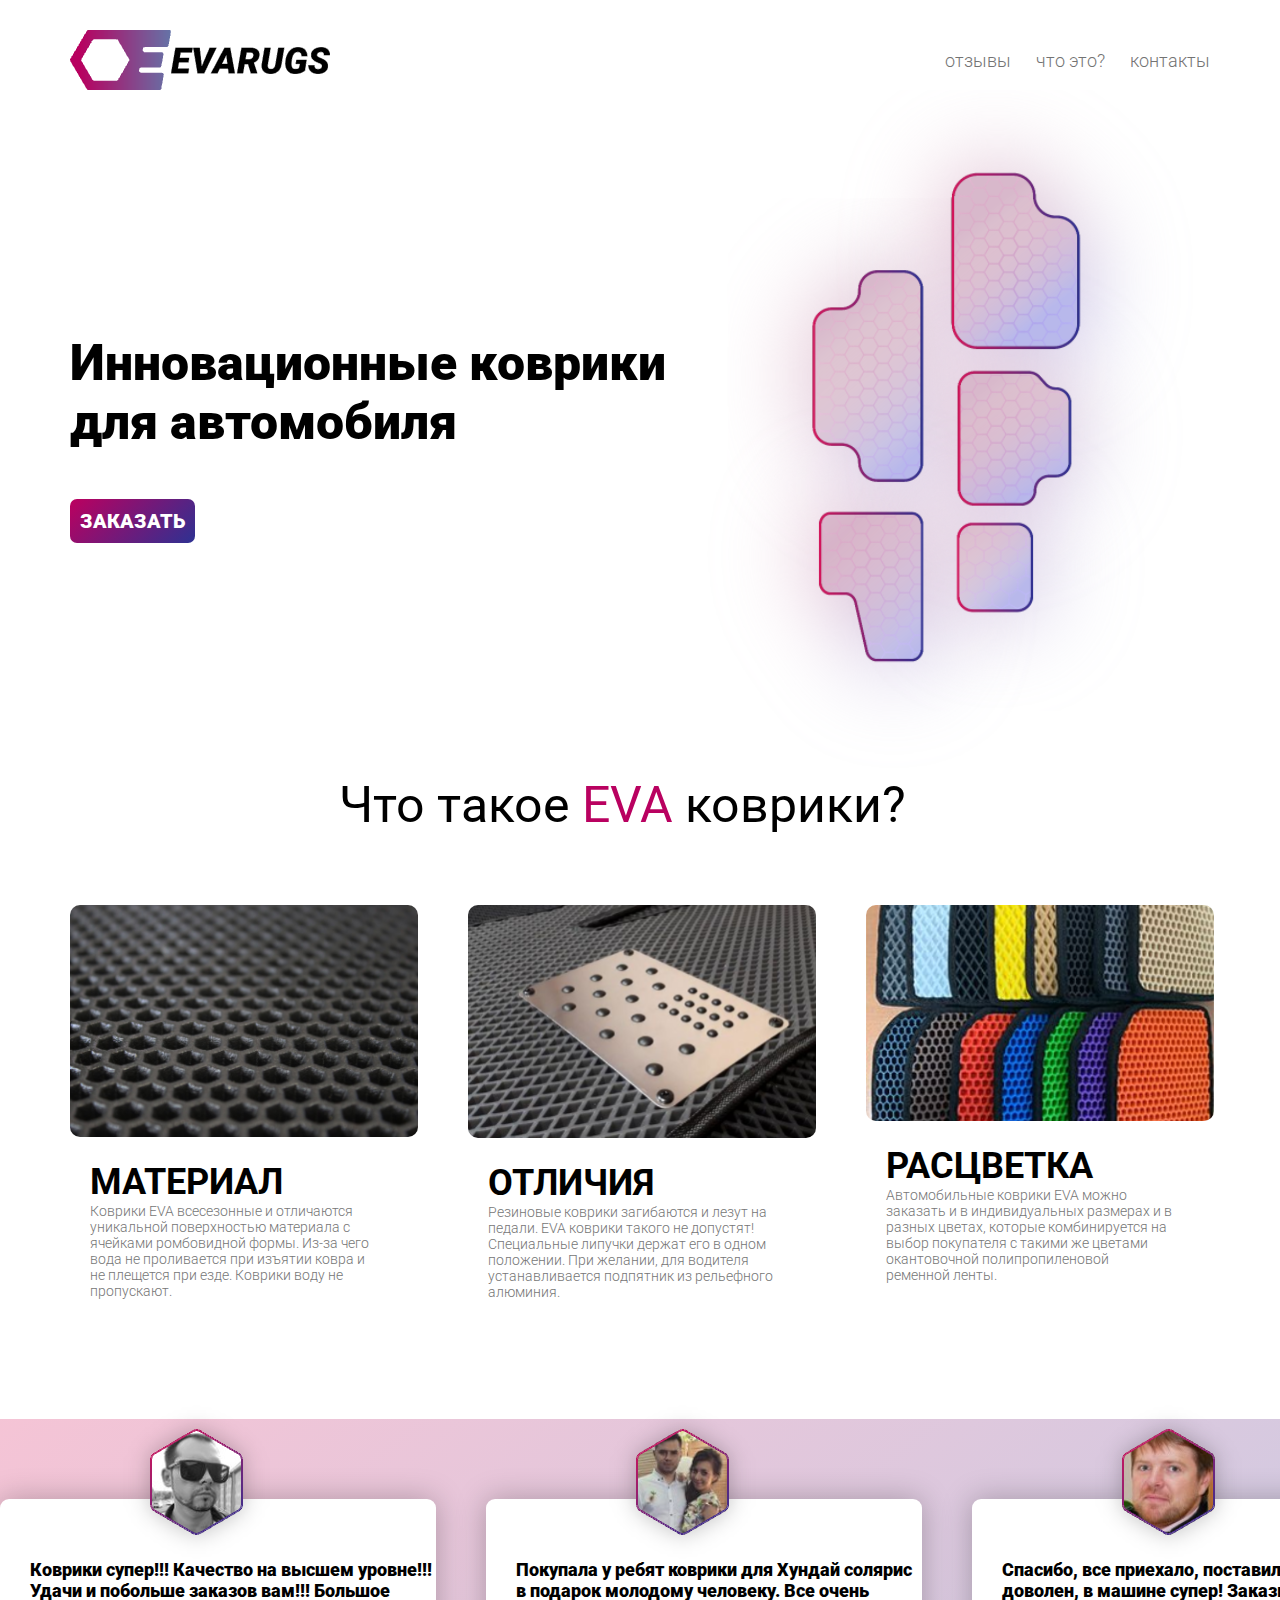
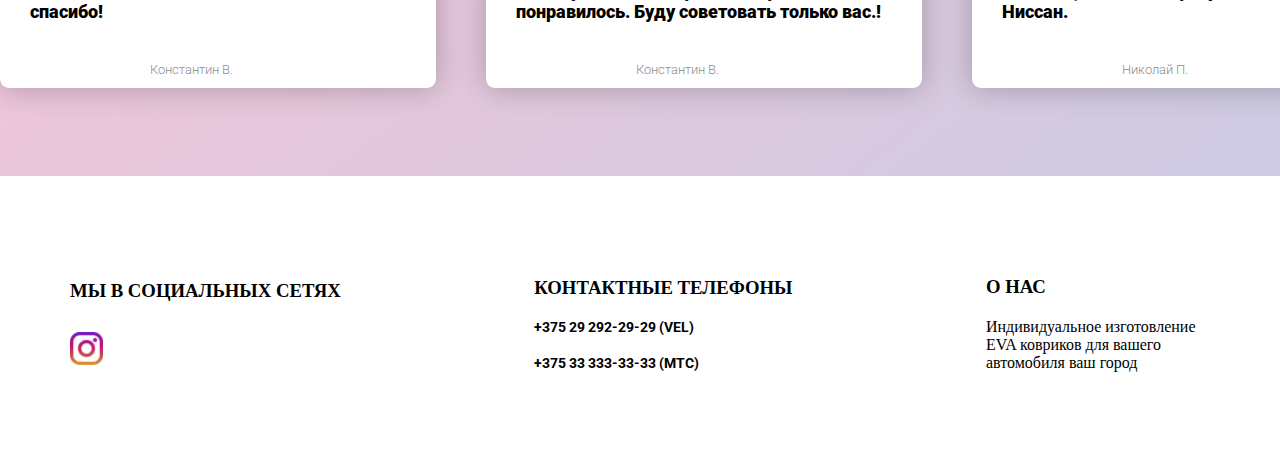
<file: index.html>
<!DOCTYPE html>
<html lang="en">
<head>
    <meta charset="UTF-8">
    <meta name="viewport" content="width=device-width, initial-scale=1.0">
    <title>Document</title>
    <link rel="preconnect" href="https://fonts.googleapis.com">
<link rel="preconnect" href="https://fonts.gstatic.com" crossorigin>
<link href="https://fonts.googleapis.com/css2?family=Inter:ital,opsz,wght@0,14..32,100..900;1,14..32,100..900&family=Nunito+Sans:ital,opsz,wght@0,6..12,200..1000;1,6..12,200..1000&family=Public+Sans:ital,wght@0,100..900;1,100..900&family=Quantico:ital,wght@0,400;0,700;1,400;1,700&family=Roboto:ital,wght@0,100;0,300;0,400;0,500;0,700;0,900;1,100;1,300;1,400;1,500;1,700;1,900&display=swap" rel="stylesheet">
    <link rel="stylesheet" href="./main.css">
</head>
<body>
   
    <header>
        <div class="container">
            <nav class="header__nav">
                <a class="header__img" href="./index.html">
                    <img src="./images/Vector.png" alt="">
                    <img src="./images/EVARUGS.png" alt="">
                </a>
                <ul class="header__list">
                    <li class="header__item">
                        <a class="header__link" href="">отзывы</a>
                    </li>
                    <li class="header__item">
                        <a class="header__link" href="">что это?</a>
                    </li>
                    <li class="header__item">
                        <a class="header__link"  href="">контакты</a>
                    </li>
                </ul>
            </nav>
        </div>
    </header>

    <main>
        <section class="hero">
            <div class="container">
              <div class="hero__wrapper">
                <div class="hero__texbox">
                    <h1 class="hero__title">Инновационные коврики 
                        для автомобиля</h1>
                        <a class="button__a" role="button" href="./register.html">ЗАКАЗАТЬ</a>
                </div>
                <img class="hero__img" src="./images/коврф 1.png" alt="">
              </div>
            </div>
        </section>

        <section class="eva">
            <div class="container">
                <h2 class="eva__title">Что такое <span>EVA</span> коврики?</h2>
                <div class="eva__wrapper">
                    <div class="eva__box">
                        <img class="eva__img" src="./images/image00004 1.png" alt="">
                        <div class="eva__info">
                            <h3 class="eva__item">МАТЕРИАЛ</h3>
                            <p class="eva__text">Коврики EVA всесезонные и отличаются уникальной поверхностью материала с ячейками ромбовидной формы. Из-за чего вода не проливается при изъятии ковра и не плещется при езде. Коврики воду не пропускают.</p>
                        </div>
                    </div>
                    <div class="eva__box">
                        <img class="eva__img" src="./images/file 1.png" alt="">
                        <div class="eva__info">
                            <h3 class="eva__item">ОТЛИЧИЯ</h3>
                            <p class="eva__text">Резиновые коврики загибаются и лезут на педали. EVA коврики такого не допустят! Специальные липучки держат его в одном положении. При желании, для водителя устанавливается подпятник из рельефного алюминия.</p>
                        </div>
                    </div>
                    <div class="eva__box">
                        <img class="eva__img" src="./images/kov1-1-300x225 1.png" alt="">
                        <div class="eva__info">
                            <h3 class="eva__item">РАСЦВЕТКА</h3>
                            <p class="eva__text">Автомобильные коврики EVA можно заказать и в индивидуальных размерах и в разных цветах, которые комбинируется на выбор покупателя с такими же цветами окантовочной полипропиленовой ременной ленты.</p>
                        </div>
                    </div>
                </div>
            </div>
        </section>

        <section class="polik">
            <div class="bot">
                <div class="polik__wrapper">
                    <div class="polik__box">
                        <img class="polik__img" src="./images/Mask Group.png" alt="">
                        <div>
                            <p class="polik__text">Коврики супер!!! Качество на высшем уровне!!!
                                Удачи и побольше заказов вам!!! Большое спасибо!</p>
                                <h5>Константин В.</h5>
                        </div>
                    </div>
                    <div class="polik__box">
                        <img class="polik__img" src="./images/Mask Group (1).png" alt="">
                        <div>
                            <p class="polik__text">Покупала у ребят коврики для Хундай солярис в подарок молодому человеку. Все очень понравилось. Буду советовать только вас.!</p>
                                <h5>Константин В.</h5>
                        </div>
                    </div>
                    <div class="polik__box">
                        <img class="polik__img" src="./images/Mask Group (2).png" alt="">
                        <div>
                            <p class="polik__text">Спасибо, все приехало, поставил. Результатом доволен, в машине супер! Заказывал на Ниссан.</p>
                                <h5>Николай П.  </h5>
                        </div>
                    </div>
                </div>
            </div>
        </section>
    </main>

    <footer>
        <div class="container">
            <nav class="footer__nav">
                <div class="footer__wrapper">
                    <div class="footer__box">
                        <h3 class="footer__title" >МЫ В СОЦИАЛЬНЫХ СЕТЯХ</h3>
                        <img class="footer__img" src="./images/512px-Instagram_new 1.png" alt="">
                    </div>
                    <div class="footer__box">
                        <h3 class="footer__title" >КОНТАКТНЫЕ ТЕЛЕФОНЫ  </h3>
                       <h4>+375 29 292-29-29 (VEL)</h4>
                       <h4>+375 33 333-33-33 (МТС)</h4>
                    </div>
                    <div class="footer__box">
                        <h3 class="footer__title">О НАС</h3>
                        <p class="footer__text">Индивидуальное изготовление EVA ковриков для вашего автомобиля

                            ваш город</p>
                    </div>
                </div>
            </nav>
        </div>
    </footer>

</body>
</html>
</file>
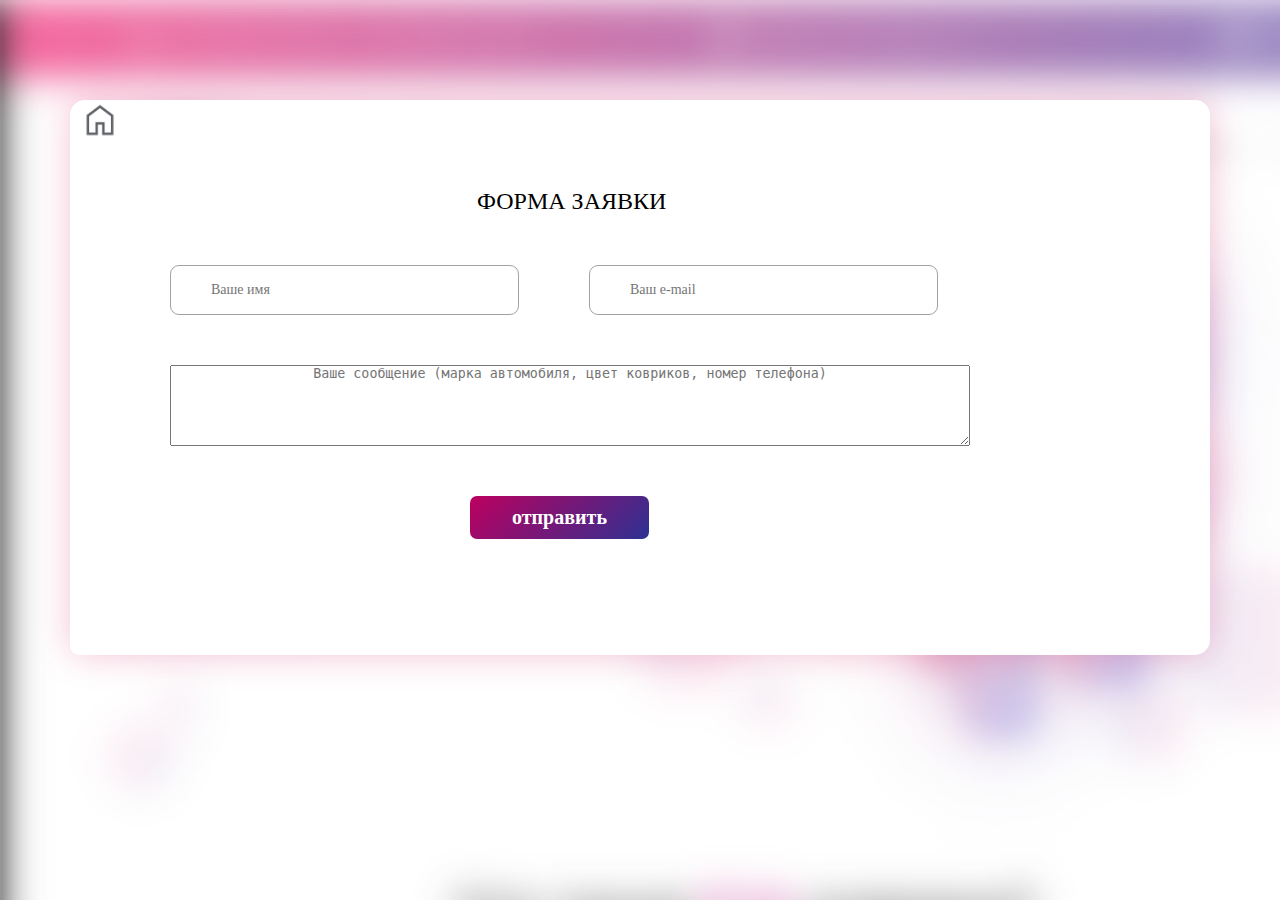
<file: register.html>
<!DOCTYPE html>
<html lang="en">
<head>
    <meta charset="UTF-8">
    <meta name="viewport" content="width=device-width, initial-scale=1.0">
    <title>Document</title>
    <link rel="stylesheet" href="./main.css">
</head>
<body class="body">
   
    <div class="container">
        <div class="register">
            <a class="button" role="button" href="./index.html" >
                <img width="40px" src="./images/home_44dp_5F6368_FILL0_wght400_GRAD0_opsz48.png" alt="">
            </a>
            <h2 class="register__title">ФОРМА ЗАЯВКИ</h2>
            <form action="">
                <div class="register__top">
                    <input class="register__input" type="text" placeholder="Ваше имя">
                    <input class="register__input" type="text" placeholder="Ваш e-mail">
                </div>
                <textarea  class="textarea" placeholder="Ваше сообщение (марка автомобиля, цвет ковриков, номер телефона)" name="" id=""></textarea>
                <button class="register__btn">отправить</button>
            </form>
        </div>
    </div>


    
</body>
</html>
</file>
<file: main.css>
*{
    margin: 0;
    padding: 0;
    box-sizing: border-box;
}
.body{
    background-image: url("./images/Rectangle\ 18.png");
}
header{
    padding-top: 30px;
}
.header__img{
    display: flex;
    align-items: center;
}
.button{
color:black;
font-size: 30px;
transition: 0.5s ease-in-out;
text-decoration: none;
padding-left: 10px;
}
.button:hover{
    color: grey;
}
.container{
    max-width: 1180px;
    width: 100%;
    margin: 0 auto;
    padding: 0 20px;
}
.header__nav{
    display: flex;
    align-items: center;
    justify-content: space-between;
}
.header__list{
    display: flex;
    align-items: center;
    list-style: none;
    gap: 25px;
}
.header__link{
    color: rgb(115, 115, 115);
font-family: Roboto;
font-size: 18px;
font-weight: 300;
line-height: 21px;
text-decoration: none;
transition: 0.5s ease-in-out;
}
@media (max-width:600px){
    .header__list{
        display: none;
    }
}
.hero__wrapper{
    display: flex;
    align-items: center;
    justify-content: space-between;
}
.hero__texbox{
    width: 676px;
}
.hero__title{
    color: rgb(0, 0, 0);
font-family: "Roboto";
font-size: 50px;
font-weight: 900;
line-height: 59px;
}
.button__a{
    color: rgb(255, 255, 255);
font-family: Roboto;
margin-top: 90px;
font-size: 20px;
font-weight: 900;
line-height: 23px;
width: 179px;
border-radius: 7px;
padding: 10px;
text-decoration: none;
background: linear-gradient(135.87deg, rgb(185, 1, 96) 2.23%,rgb(46, 49, 146) 99.506%);
}
.hero__title{
    margin-bottom: 58px;
}
.button__a:hover{
background-color: black;
}
.header__link:hover{
    color: rgb(185, 1, 96) ;
}
@media (max-width:600px){

}
@media (max-width:950px){
    .hero__img{
        max-width: 368px;
        width: 100%;
    }
    .hero__title{
        font-size: 40px;
    }
}
@media (max-width:680px){
    .hero__img{
        display: none;
    }
    .hero__textbox{
        margin: 0 auto;
        text-align: center;
    }
}
@media (max-width:600px){
    .header__nav{
        justify-content: center;
    }
}
.eva__wrapper{
    display:flex;
    align-items: center;
    justify-content: space-between;
}
.eva__title{
    font-family: Roboto;
font-size: 50px;
font-weight: 400;
line-height: 59px;
max-width: 603px;
margin: 0 auto;
}
.eva__box{
    border-radius: 9px;
width: 344px;
height: 414px;
background-color: #ffffff;
margin-top:70px;
}
span{
    color:rgb(185, 1, 96);
}
.eva__item{
    color: rgb(0, 0, 0);
font-family: Roboto;
font-size: 36px;
font-weight: 700;
line-height: 42px;
}
.eva__text{
    color: rgb(118, 118, 118);
font-family: Roboto;
font-size: 14px;
font-weight: 300;
line-height: 16px;
width: 289px;
}
.eva__info{
    padding: 20px;
}
.eva__img{
    border-radius: 10px;
    width: 348px;
}
.polik{
    background: linear-gradient(141.88deg, rgba(212, 20, 90, 0.25) 0.926%,rgba(46, 49, 146, 0.25) 104.886%);
    height: 357px;
    margin-top: 100px;
}
.polik__box{
    width: 596px;
    border-radius: 9px;
    margin-top: 80px;
box-shadow: 0px 0px 30px 0px rgba(0, 0, 0, 0.25);
background-color: rgb(255, 255, 255);
height: 189px;
}
.polik__img{
    position: relative;
    bottom: 100px;
    left: 120px;
}
.polik__text{
    color: rgb(0, 0, 0);
font-family: "Roboto";
font-size: 18px;
font-weight: 900;
line-height: 21px;
width: 436px;
padding-left: 30px;
position: relative;
bottom: 110px;
}
.polik__wrapper{
    display: flex;
    align-items: center;
    gap: 50px;
}
h5{
    color: black;
    position: relative;
    bottom: 70px;
    left: 150px;
    color: rgb(142, 142, 142);
font-family: Roboto;
font-size: 13px;
font-weight: 300;
line-height: 15px;
}
footer{
    height: 290px;
    padding-top: 100px;
}
.footer__wrapper{
    display: flex;
    align-items: center;
    justify-content: space-between;
    gap: 90px;
}
h4{
    color: rgb(0, 0, 0);
font-family: Roboto;
font-size: 14px;
font-weight: 700;
line-height: 16px;
padding-top: 20px;
}
.footer__text{
    padding-top: 20px;
    width: 224px;
}
.footer__img{
    padding-top: 30px;
}
@media (max-width:880px){
    .eva__wrapper{
        display: block;
        flex-wrap: wrap;
    }
    .eva__box{
        margin-left: 100px;
        margin-top: 190px;
    }
    .eva__text{
        width: 594px;
        margin-top: 20px;
        padding:0 20px;
    }
    .eva__img{
        width: 594px;
        display: block;
        border-bottom-left-radius: 5px;
        border-bottom-right-radius: 5px;
    }
    .eva__info{
        box-shadow: 0px 0px 4px rgb(190, 175, 175);
        padding: 20px;
        border-bottom-left-radius: 5px;
        border-bottom-right-radius: 5px;
        width: 594px;
    }
    .polik{
        margin-top: 210px;
        height: 1008px;
    }
    .polik__wrapper{
        display: block;
        flex-wrap: wrap;
        margin: 0 auto;
        width: 536px;
        padding-top: 30px;
    }
    .polik__box{
        margin-bottom: 100px;
        width: 569px;
    }
    .polik__img{
        position: relative;
        left: 180px;
    }
    .footer__nav{
        width: 770px;
    }
    .footer__title{
        width: 124px;
        font-size: 12px;
    }
    .hero__title{
        font-size: 30px;
        width: 323px;
        padding-left: 30px;
    }
    .button__a{
        padding-left: 30px;
        display: flex;
        align-items: center;
        text-align: center;
        margin-left: 30px;
        text-decoration: none;
    }
    .hero__img{
        width: 360px;
    }
 
}
.register{
    max-width: 1180px;
    width: 100%;
    margin: 100px auto;
    border-radius: 15px;
box-shadow: 0px 0px 35px 0px rgba(212, 20, 90, 0.25);
background: rgb(255, 255, 255);
}
form{
    max-width: 400px;
    width: 100%;
    box-sizing: border-box;
border-radius: 9px;
height: 390px;

background-color: rgb(255, 255, 255);
}
.register__top{
    display: flex;
    align-items: center;
    margin-left:100px;
    gap: 70px;
}
.register__title{
    width: 326px;
    margin: 0 auto;
    padding-top: 40px;
    padding-bottom: 50px;
    color: rgb(0, 0, 0);
font-family: Roboto;
font-size: 24px;
font-weight: 500;
line-height: 28px;
}
.register__input{
    color: rgb(206, 8, 8);
font-family: Roboto;
font-size: 14px;
font-weight: 300;
line-height: 16px;
    box-sizing: border-box;
border: 1px solid rgb(162, 162, 162);
border-radius: 9px;
height: 50px;
padding-right:129px ;
background-color: rgb(255, 255, 255);
outline: none;
padding-left: 40px;
}
.textarea{
    width: 800px;
    display: flex;
    text-align: center;
    margin-left: 100px;
    margin-top: 50px;
    height: 81px;
}
.register__btn{
    color: rgb(255, 255, 255);
    font-family: Roboto;
    font-size: 20px;
    font-weight: 900;
    line-height: 23px;
    width: 179px;
    border-radius: 7px;
    padding: 10px;
    background: linear-gradient(135.87deg, rgb(185, 1, 96) 2.23%,rgb(46, 49, 146) 99.506%);
    border: none;
    margin-top: 50px;
    display: flex;
    justify-content: center;  
    text-align: center;
    margin-left: 400px;
}
</file>
